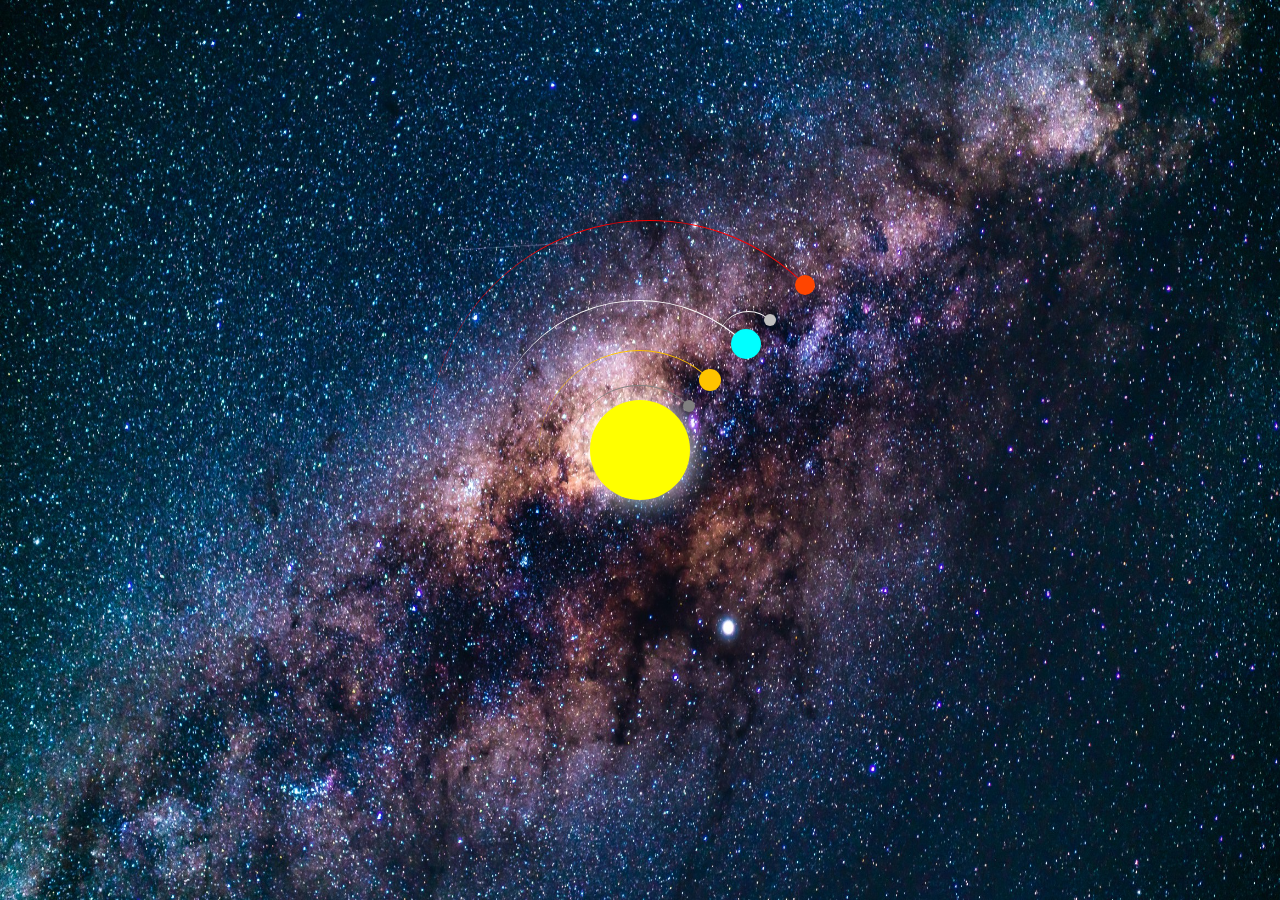
<file: index.html>
<!DOCTYPE html>
<html>
    <head>
        <style>
            body {
                margin:0;
                height:100vh;
                display: flex;
                justify-content: center;
                align-items: center;
                background-image: url('space.jpg');
                background-repeat: no-repeat;
                background-size: cover;
                background-attachment: fixed;
                background-size: 100% 100%;
                overflow: hidden;
            }
            .container {
                font-size: 10px;
                height: 40em;
                width: 40em;
                position: relative;
            }
            .sun {
                position: absolute;
                top: 15em;
                left: 15em;
                width: 10em;
                height: 10em;
                background-color: yellow;
                border-radius: 50%;
                box-shadow: 0 0 3em white;
            }
            .earth, .moon {
                position: absolute;
                border-style: solid;
                border-color: white transparent transparent transparent;
                border-width: 0.1em 0.1em 0 0;
                border-radius: 50%;
            }    
            @keyframes orbit {
                to {
                    transform: rotate(360deg);
                }
            }
            .earth {
                top: 5em;
                right: 5em;
                width: 30em;
                height: 30em;
                animation: orbit 12s linear infinite;
            }
            .moon {
                top: 1em;
                right: 1em;
                width: 6em;
                height: 6em;
                animation: orbit 1.2s linear infinite;
            }
            .mars {
                position: absolute;
                top: -3em;
                right: -3em;
                width: 44em;
                height: 44em;
                border-style: solid;
                border-color: red transparent transparent transparent;
                border-width: 0.1em 0.1em 0 0;
                border-radius: 50%;
                animation: orbit 15s linear infinite;
            }
            .venus {
                position: absolute;
                top: 10em;
                right: 10em;
                width: 20em;
                height: 20em;
                border-style: solid;
                border-color: rgb(255, 196, 0) transparent transparent transparent;
                border-width: 0.1em 0.1em 0 0;
                border-radius: 50%;
                animation: orbit 7s linear infinite; 
            }
            .mercury {
                position: absolute;
                top: 13.5em;
                right: 13em;
                width: 14em;
                height: 14em;
                border-style: solid;
                border-color: gray transparent transparent transparent;
                border-width: 0.1em 0.1em 0 0;
                border-radius: 50%;
                animation: orbit 4s linear infinite;
            }
            .mercury::before {
                content: '';
                position: absolute;
                top: 1.4em;
                right: 1.4em;
                width: 1.2em;
                height: 1.2em;
                background-color: gray;
                border-radius: 50%;
            }

            .venus::before {
                content:'';
                position: absolute;
                top: 1.8em;
                right: 1.8em;
                width: 2.2em;
                height: 2.2em;
                background-color: rgb(255, 196, 0);
                border-radius: 50%;
            }

            .mars::before {
                content: '';
                position: absolute;
                top: 5.4em;
                right: 5.4em;
                width: 2em;
                height: 2em;
                background-color: orangered;
                border-radius: 50%;
            }

            .earth::before,
            .moon::before {
                content:'';
                position: absolute;
                border-radius: 50%;
            }
            .earth::before {
                top: 2.8em;
                right: 2.8em;
                width: 3em;
                height: 3em;
                background-color: aqua; 
            }
            .moon::before {
                top: 0.2em;
                right: 0.2em;
                width: 1.2em;
                height: 1.2em;
                background-color: silver;
            }
            .fade-out {
            opacity: 0;
            transition: opacity 1s ease;
            }
        </style>
    </head>
    <body>

        <div class="container">
            <div class="sun"></div>
                <div class="earth">
                    <div class="moon"></div>
                </div>
                <div class="mars"></div>
                <div class="venus"></div>
                <div class="mercury"></div>
        </div>
    
        <script>
            setTimeout(() => {
                const container = document.querySelector('.container');
                container.classList.add('fade-out');
                setTimeout(()=> {
                    window.location.href='Web.html';
                },1000);
            }, 8000);
        </script>
    </body>
</html>
</file>
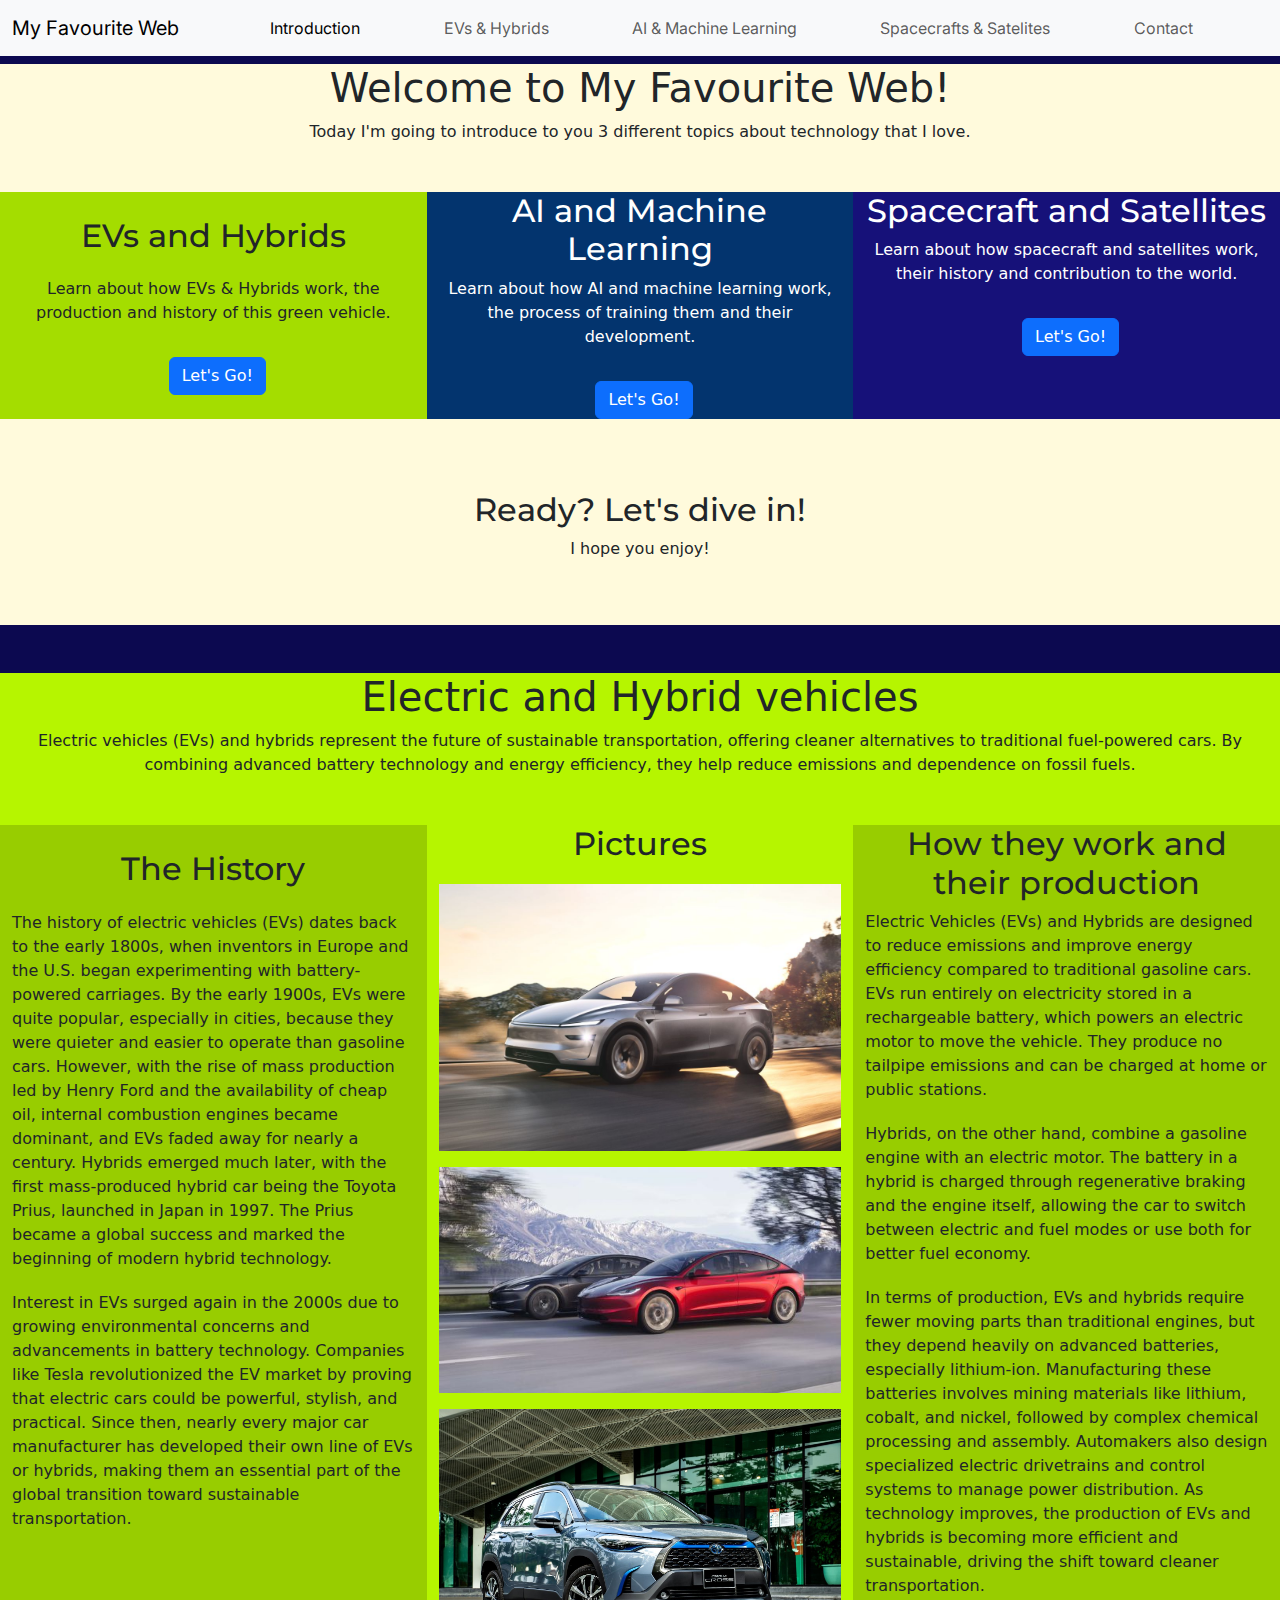
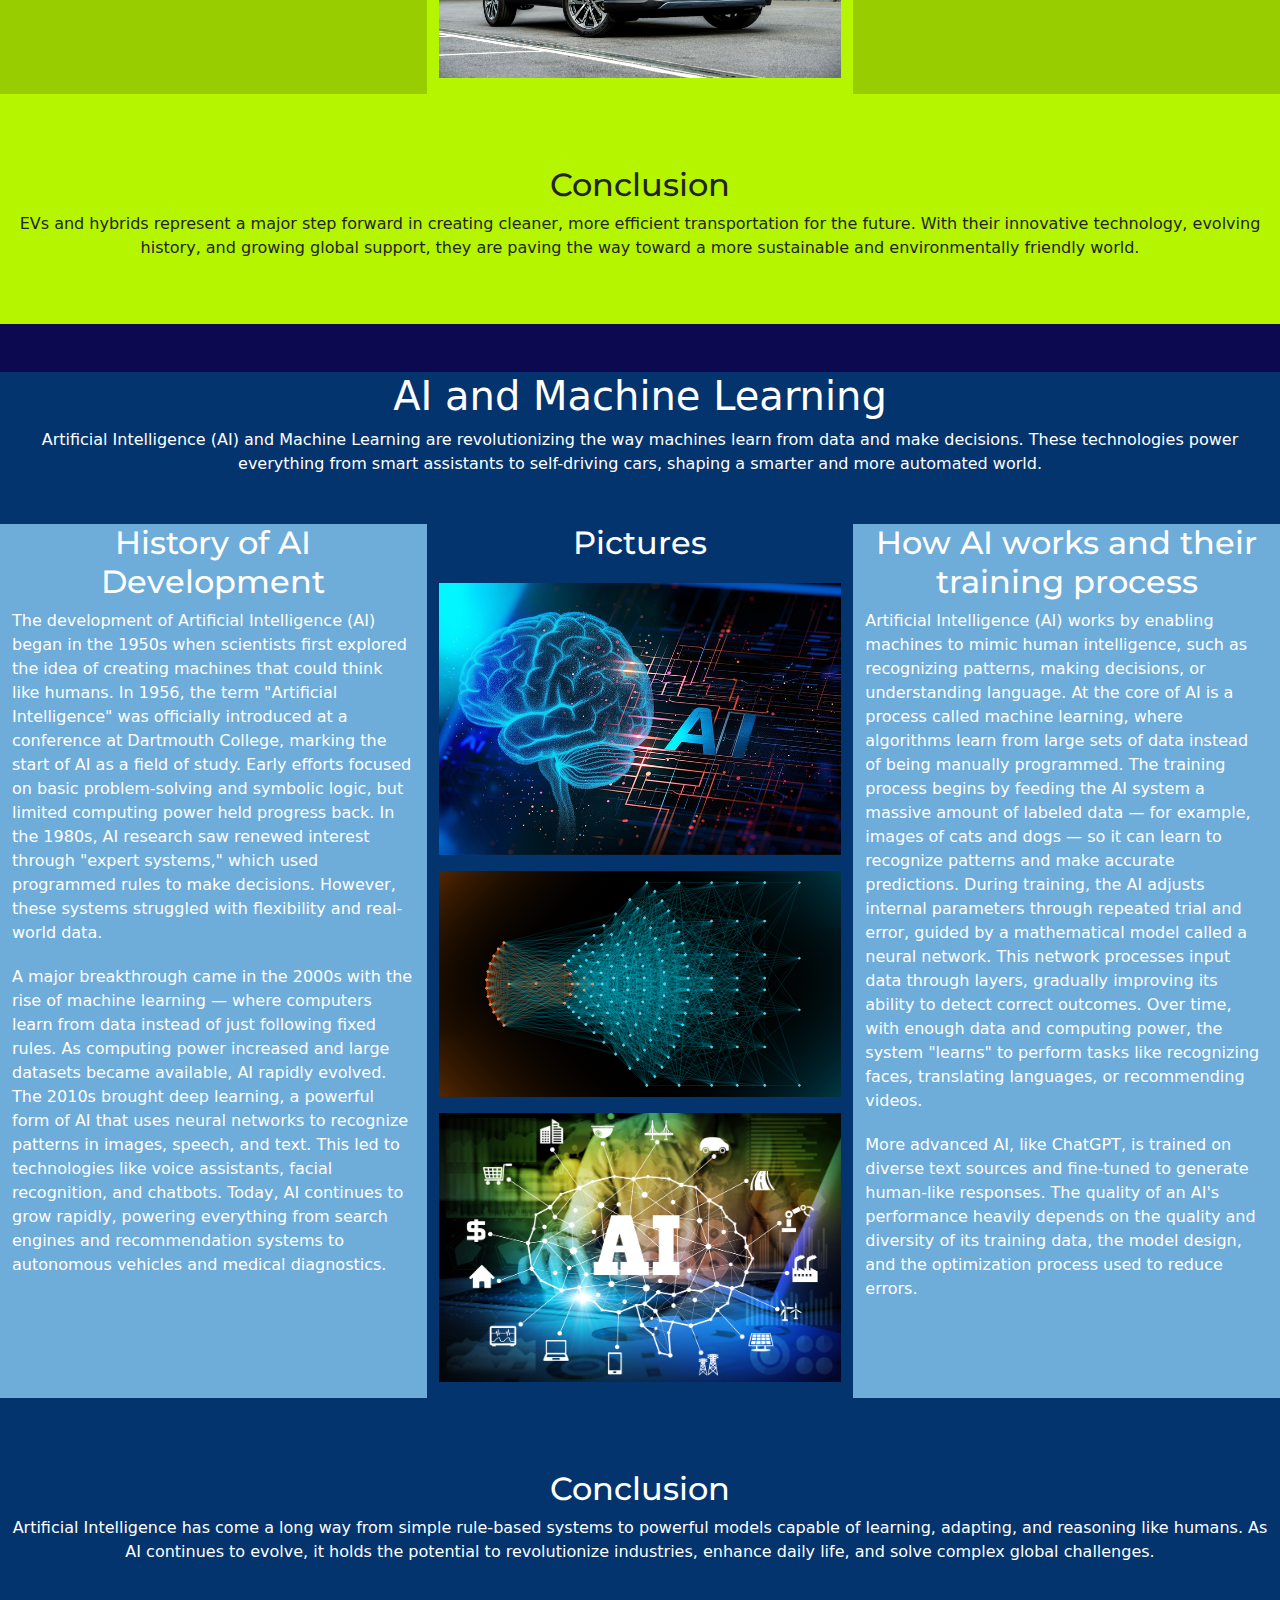
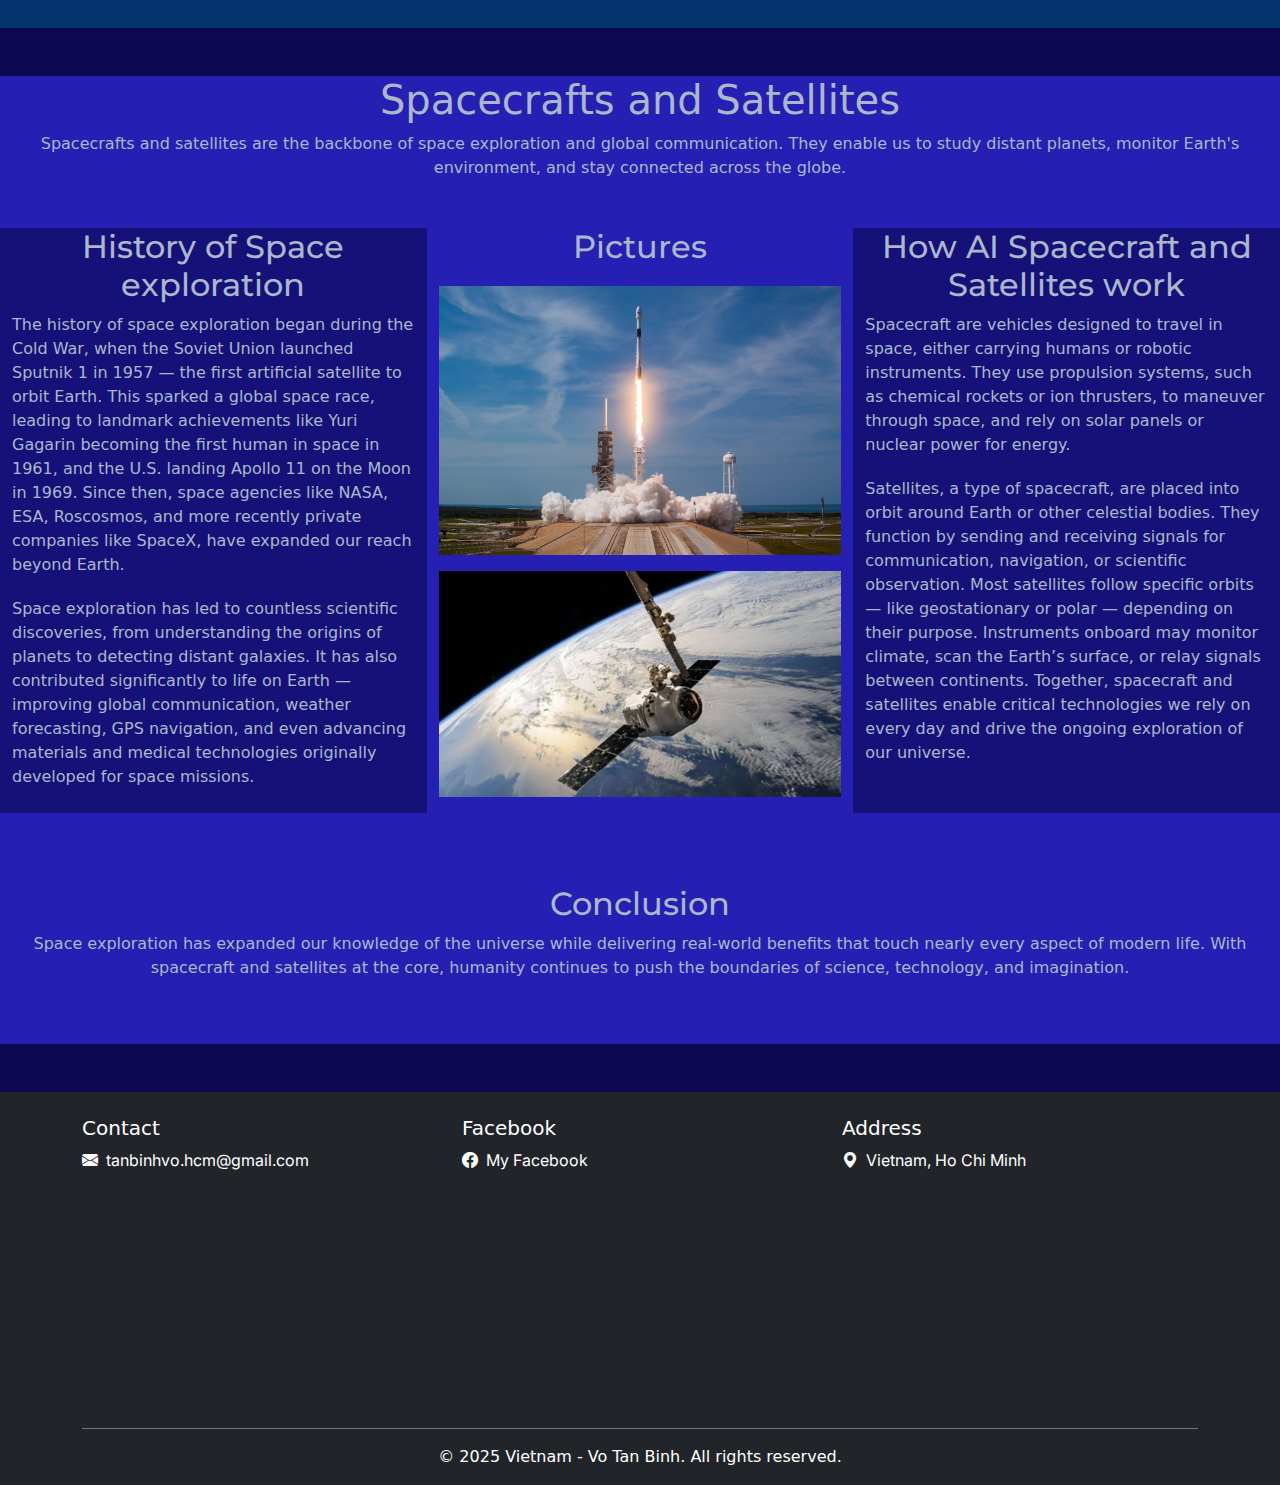
<file: Web.html>
<!DOCTYPE html>
<html>
<head>
    <meta charset="UTF-8">
    <meta name="viewport" content="width=device-width, initial-scale=1.0">
    <link href="https://cdn.jsdelivr.net/npm/bootstrap@5.3.3/dist/css/bootstrap.min.css" rel="stylesheet">
    <meta name="description" content="A showcase of my favourite topics in technology including EVs, AI, and Spacecrafts.">
    <meta name="author" content="Vo Tan Binh">
    <title>My Favourite Web</title>
    <link rel="stylesheet" href="style.css"> 
    <link href="https://fonts.googleapis.com/css2?family=Inter:ital,opsz,wght@0,14..32,100..900;1,14..32,100..900&family=Montserrat:ital,wght@0,100..900;1,100..900&display=swap" rel="stylesheet">
    <link rel="stylesheet" href="https://cdn.jsdelivr.net/npm/bootstrap-icons@1.10.5/font/bootstrap-icons.css">
</head>
<body data-bs-spy="scroll" data-bs-target="#navbarNav" data-bs-offset="70" tabindex="0">
    <nav class="navbar navbar-expand-lg navbar-light bg-light" style="position: sticky; top: 0; z-index: 1000;">
        <div class="container-fluid">
            <a class="navbar-brand" href="#Home">My Favourite Web</a>
            <button class="navbar-toggler" type="button" data-bs-toggle="collapse" data-bs-target="#navbarNav" aria-controls="navbarNav" aria-expanded="false" aria-label="Toggle navigation">
                <span class="navbar-toggler-icon"></span>
            </button>
            <div class="collapse navbar-collapse justify-content-between" id="navbarNav">
                <ul class="navbar-nav w-100 d-flex justify-content-evenly">
                    <li class="nav-item">
                        <a class="nav-link" href="#Home">Introduction</a>
                    </li>
                    <li class="nav-item">
                        <a class="nav-link" href="#EVs">EVs & Hybrids</a>
                    </li>
                    <li class="nav-item">
                        <a class="nav-link" href="#AI">AI & Machine Learning</a>
                    </li>
                    <li class="nav-item">
                        <a class="nav-link" href="#Space">Spacecrafts & Satelites</a>
                    </li>
                    <li class="nav-item">
                        <a class="nav-link" href="#footer">Contact</a>
                    </li>
                </ul>
            </div>
        </div>
    </nav>
    <!--Home-->
    <div class="container-fluid my-2 Home" id="Home">
        <div class="text-center mb-5">
            <h1>Welcome to My Favourite Web!</h1>
            <p>Today I'm going to introduce to you 3 different topics about technology that I love.</p>
        </div>

        <div class="row" style="text-align: center;">
            <div class="col-sm-12 col-md-6 col-lg-4 mb-4" style="background-color:#A4DD00;">
                <h2 style="margin-bottom: 22px; margin-top: 25px">EVs and Hybrids</h2>
                <p>Learn about how EVs & Hybrids work, the production and history of this green vehicle.</p>
                <a class="btn btn-primary mt-3 ms-2" href="#EVs">Let's Go!</a>
            </div>
            <div class="col-sm-12 col-md-6 col-lg-4 mb-4" style="background-color:#03346E; color: white;">
                <h2>AI and Machine Learning</h2>
                <p>Learn about how AI and machine learning work, the process of training them and their development.</p>
                <a class="btn btn-primary mt-3 ms-2" href="#AI">Let's Go!</a>
            </div>
            <div class="col-sm-12 col-md-6 col-lg-4 mb-4" style="background-color:#161179; color: white;">
                <h2>Spacecraft and Satellites</h2>
                <p>Learn about how spacecraft and satellites work, their history and contribution to the world.</p>
                <a class="btn btn-primary mt-3 ms-2" href="#Space">Let's Go!</a>
            </div>
        </div>

        <div class="row my-5" style="text-align: center;">
            <div class="col-md-12 mb-5">
                <h2>Ready? Let's dive in!</h2>
                <p>I hope you enjoy!</p>
            </div>
        </div>
    </div>

    <!-- Electric cars EV & Hybrid-->
    <div class="container-fluid my-2 EVs" id="EVs">
        <div class="text-center mb-5">
            <h1>Electric and Hybrid vehicles</h1>
            <p>Electric vehicles (EVs) and hybrids represent the future of sustainable transportation, offering cleaner alternatives to traditional fuel-powered cars. By combining advanced battery technology and energy efficiency, they help reduce emissions and dependence on fossil fuels.</p>
        </div>

        <div class="row" style="text-align: center;">
            <div class="col-sm-12 col-md-6 col-lg-4 mb-4" style="background-color:#98CD00;">
                <h2 style="margin-bottom: 22px; margin-top: 25px">The History</h2>
                <p style="margin-bottom: 20px; text-align: left;">The history of electric vehicles (EVs) dates back to the early 1800s, when inventors in Europe and the U.S. began experimenting with battery-powered carriages. By the early 1900s, EVs were quite popular, especially in cities, because they were quieter and easier to operate than gasoline cars. However, with the rise of mass production led by Henry Ford and the availability of cheap oil, internal combustion engines became dominant, and EVs faded away for nearly a century. Hybrids emerged much later, with the first mass-produced hybrid car being the Toyota Prius, launched in Japan in 1997. The Prius became a global success and marked the beginning of modern hybrid technology.</p>
                <p style="margin-bottom: 20px; text-align: left;">Interest in EVs surged again in the 2000s due to growing environmental concerns and advancements in battery technology. Companies like Tesla revolutionized the EV market by proving that electric cars could be powerful, stylish, and practical. Since then, nearly every major car manufacturer has developed their own line of EVs or hybrids, making them an essential part of the global transition toward sustainable transportation.</p>
            </div>
            <div class="col-sm-12 col-md-6 col-lg-4 mb-4" style="background-color:#B6F500;">
                <h2 style="margin-bottom: 20px;">Pictures</h2>
                <img id="ModelY" src="ModelY.jpg" alt="Tesla Model Y" class="img-fluid mb-3" style="max-width: 100%; height: auto; cursor: pointer;">
                <img id="Model3" src="Model3.jpg" alt="Tesla Model 3" class="img-fluid mb-3" style="max-width: 100%; height: auto; cursor: pointer;">
                <img id="Hybrid" src="Hybrid.jpg" alt="Hybrid Car" class="img-fluid mb-3" style="max-width: 100%; height: auto; cursor: pointer;">
            </div>
            <div class="col-sm-12 col-md-6 col-lg-4 mb-4" style="background-color:#98CD00;">
                <h2>How they work and their production</h2>
                <p style="margin-bottom: 20px; text-align: left;">Electric Vehicles (EVs) and Hybrids are designed to reduce emissions and improve energy efficiency compared to traditional gasoline cars. EVs run entirely on electricity stored in a rechargeable battery, which powers an electric motor to move the vehicle. They produce no tailpipe emissions and can be charged at home or public stations.</p>
                <p style="margin-bottom: 20px; text-align: left;">Hybrids, on the other hand, combine a gasoline engine with an electric motor. The battery in a hybrid is charged through regenerative braking and the engine itself, allowing the car to switch between electric and fuel modes or use both for better fuel economy.</p>
                <p style="margin-bottom: 20px; text-align: left;">In terms of production, EVs and hybrids require fewer moving parts than traditional engines, but they depend heavily on advanced batteries, especially lithium-ion. Manufacturing these batteries involves mining materials like lithium, cobalt, and nickel, followed by complex chemical processing and assembly. Automakers also design specialized electric drivetrains and control systems to manage power distribution. As technology improves, the production of EVs and hybrids is becoming more efficient and sustainable, driving the shift toward cleaner transportation.</p>
            </div>
        </div>

        <div class="row my-5" style="text-align: center;">
            <div class="col-md-12 mb-5">
                <h2>Conclusion</h2>
                <p>EVs and hybrids represent a major step forward in creating cleaner, more efficient transportation for the future. With their innovative technology, evolving history, and growing global support, they are paving the way toward a more sustainable and environmentally friendly world.</p>
            </div>
        </div>
    </div>
    <!-- AI and Machine Learning -->
    <div class="container-fluid my-2 AI" id="AI">
        <div class="text-center mb-5">
            <h1>AI and Machine Learning</h1>
            <p>Artificial Intelligence (AI) and Machine Learning are revolutionizing the way machines learn from data and make decisions. These technologies power everything from smart assistants to self-driving cars, shaping a smarter and more automated world.</p>
        </div>

        <div class="row" style="text-align: center;">
            <div class="col-sm-12 col-md-6 col-lg-4 mb-4" style="background-color:#6EACDA;">
                <h2>History of AI Development</h2>
                <p style="margin-bottom: 20px; text-align: left;">The development of Artificial Intelligence (AI) began in the 1950s when scientists first explored the idea of creating machines that could think like humans. In 1956, the term "Artificial Intelligence" was officially introduced at a conference at Dartmouth College, marking the start of AI as a field of study. Early efforts focused on basic problem-solving and symbolic logic, but limited computing power held progress back. In the 1980s, AI research saw renewed interest through "expert systems," which used programmed rules to make decisions. However, these systems struggled with flexibility and real-world data.</p>
                <p style="margin-bottom: 20px; text-align: left;">A major breakthrough came in the 2000s with the rise of machine learning — where computers learn from data instead of just following fixed rules. As computing power increased and large datasets became available, AI rapidly evolved. The 2010s brought deep learning, a powerful form of AI that uses neural networks to recognize patterns in images, speech, and text. This led to technologies like voice assistants, facial recognition, and chatbots. Today, AI continues to grow rapidly, powering everything from search engines and recommendation systems to autonomous vehicles and medical diagnostics.</p>
            </div>
            <div class="col-sm-12 col-md-6 col-lg-4 mb-4" style="background-color:#03346E;">
                <h2 style="margin-bottom: 20px;">Pictures</h2>
                <img id="OpenAI" src="AI1.jpg" alt="AI1" class="img-fluid mb-3" style="max-width: 100%; height: auto; cursor: pointer;">
                <img id="NeuralNetwork" src="NeuralNetwork.svg" alt="Neural Network" class="img-fluid mb-3" style="max-width: 100%; height: auto; cursor: pointer;">
                <img id="WhatcanAIDO" src="AI2.jpg" alt="AI2" class="img-fluid mb-3" style="max-width: 100%; height: auto; cursor: pointer;">
            </div>
            <div class="col-sm-12 col-md-6 col-lg-4 mb-4" style="background-color:#6EACDA;">
                <h2>How AI works and their training process</h2>
                <p style="margin-bottom: 20px; text-align: left;">Artificial Intelligence (AI) works by enabling machines to mimic human intelligence, such as recognizing patterns, making decisions, or understanding language. At the core of AI is a process called machine learning, where algorithms learn from large sets of data instead of being manually programmed. The training process begins by feeding the AI system a massive amount of labeled data — for example, images of cats and dogs — so it can learn to recognize patterns and make accurate predictions. During training, the AI adjusts internal parameters through repeated trial and error, guided by a mathematical model called a neural network. This network processes input data through layers, gradually improving its ability to detect correct outcomes. Over time, with enough data and computing power, the system "learns" to perform tasks like recognizing faces, translating languages, or recommending videos.</p>
                <p style="margin-bottom: 20px; text-align: left;">More advanced AI, like ChatGPT, is trained on diverse text sources and fine-tuned to generate human-like responses. The quality of an AI's performance heavily depends on the quality and diversity of its training data, the model design, and the optimization process used to reduce errors.</p>
            </div>
        </div>

        <div class="row my-5" style="text-align: center;">
            <div class="col-md-12 mb-5">
                <h2>Conclusion</h2>
                <p>Artificial Intelligence has come a long way from simple rule-based systems to powerful models capable of learning, adapting, and reasoning like humans. As AI continues to evolve, it holds the potential to revolutionize industries, enhance daily life, and solve complex global challenges.</p>
            </div>
        </div>
    </div>
    <!-- Spacecrafts and Satellites-->
    <div class="container-fluid my-2 Space" id="Space">
        <div class="text-center mb-5">
            <h1>Spacecrafts and Satellites</h1>
            <p>Spacecrafts and satellites are the backbone of space exploration and global communication. They enable us to study distant planets, monitor Earth's environment, and stay connected across the globe.</p>
        </div>

        <div class="row" style="text-align: center;">
            <div class="col-sm-12 col-md-6 col-lg-4 mb-4" style="background-color:#161179;">
                <h2>History of Space exploration</h2>
                <p style="margin-bottom: 20px; text-align: left;">The history of space exploration began during the Cold War, when the Soviet Union launched Sputnik 1 in 1957 — the first artificial satellite to orbit Earth. This sparked a global space race, leading to landmark achievements like Yuri Gagarin becoming the first human in space in 1961, and the U.S. landing Apollo 11 on the Moon in 1969. Since then, space agencies like NASA, ESA, Roscosmos, and more recently private companies like SpaceX, have expanded our reach beyond Earth.</p>
                <p style="margin-bottom: 20px; text-align: left;">Space exploration has led to countless scientific discoveries, from understanding the origins of planets to detecting distant galaxies. It has also contributed significantly to life on Earth — improving global communication, weather forecasting, GPS navigation, and even advancing materials and medical technologies originally developed for space missions.</p>
            </div>
            <div class="col-sm-12 col-md-6 col-lg-4 mb-4" style="background-color:#261FB3;">
                <h2 style="margin-bottom: 20px;">Pictures</h2>
                <img id="Falcon9" src="Falcon9.jpg" alt="Falcon 9" class="img-fluid mb-3" style="max-width: 100%; height: auto; cursor: pointer;">
                <img id="Starlink" src="Starlink.jpg" alt="Satellites" class="img-fluid mb-3" style="max-width: 100%; height: auto; cursor: pointer;">
            </div>
            <div class="col-sm-12 col-md-6 col-lg-4 mb-4" style="background-color:#161179;">
                <h2>How AI Spacecraft and Satellites work</h2>
                <p style="margin-bottom: 20px; text-align: left;">Spacecraft are vehicles designed to travel in space, either carrying humans or robotic instruments. They use propulsion systems, such as chemical rockets or ion thrusters, to maneuver through space, and rely on solar panels or nuclear power for energy.</p>
                <p style="margin-bottom: 20px; text-align: left;">Satellites, a type of spacecraft, are placed into orbit around Earth or other celestial bodies. They function by sending and receiving signals for communication, navigation, or scientific observation. Most satellites follow specific orbits — like geostationary or polar — depending on their purpose. Instruments onboard may monitor climate, scan the Earth’s surface, or relay signals between continents. Together, spacecraft and satellites enable critical technologies we rely on every day and drive the ongoing exploration of our universe.</p>
            </div>
        </div>

        <div class="row my-5" style="text-align: center;">
            <div class="col-md-12 mb-5">
                <h2>Conclusion</h2>
                <p>Space exploration has expanded our knowledge of the universe while delivering real-world benefits that touch nearly every aspect of modern life. With spacecraft and satellites at the core, humanity continues to push the boundaries of science, technology, and imagination.</p>
            </div>
        </div>
    </div>
    <!-- Footer -->
    <footer class="bg-dark text-white pt-4 mt-5" id="footer">
        <div class="container">
            <div class="row text-center text-lg-start">
                <div class="col-md-4 mb-4">
                    <h5>Contact</h5>
                    <a href="mailto:tanbinhvo.hcm@gmail.com" class="text-white text-decoration-none">
                        <i class="bi bi-envelope-fill me-2"></i>tanbinhvo.hcm@gmail.com
                    </a>
                </div>
                <div class="col-md-4 mb-4">
                    <h5>Facebook</h5>
                    <a href="https://www.facebook.com/profile.php?id=100094717359908" class="text-white text-decoration-none" target="_blank">
                        <i class="bi bi-facebook me-2"></i>My Facebook
                    </a>
                </div>
                <div class="col-md-4 mb-4">
                    <h5>Address</h5>
                    <a href="https://maps.app.goo.gl/2TrJBdemj1NmSCuy7" class="text-white text-decoration-none" target="_blank">
                        <i class="bi bi-geo-alt-fill me-2"></i>Vietnam, Ho Chi Minh
                    </a>
                    <div class="mt-2">
                        <iframe
                        src="https://www.google.com/maps/embed?pb=!1m18!1m12!1m3!1d15743806.563528331!2d95.21023329843563!3d15.554056447665394!2m3!1f0!2f0!3f0!3m2!1i1024!2i768!4f13.1!3m3!1m2!1s0x31157a4d736a1e5f%3A0xb03bb0c9e2fe62be!2zVmnhu4d0IE5hbQ!5e0!3m2!1svi!2s!4v1749908842448!5m2!1svi!2s"
                        width="100%" height="200" style="border:0;" allowfullscreen="" loading="lazy"
                        referrerpolicy="no-referrer-when-downgrade"></iframe>
                    </div>
                </div>
            </div>

            <!-- Copyright -->
            <div class="text-center py-3 border-top border-secondary mt-3">
                © 2025 Vietnam - Vo Tan Binh. All rights reserved.
            </div>
        </div>
    </footer>
    <script>
        document.getElementById("ModelY").addEventListener("click", function() {
            window.open("https://www.tesla.com/modely", "_blank");
        });
        document.getElementById("Model3").addEventListener("click", function() {
            window.open("https://www.tesla.com/model3", "_blank");
        });
        document.getElementById("Hybrid").addEventListener("click", function() {
            window.open("https://www.toyota.com.vn/corolla-cross-1-8hev", "_blank");
        });
        document.getElementById("OpenAI").addEventListener("click", function() {
            window.open("https://openai.com/", "_blank");
        });
        document.getElementById("NeuralNetwork").addEventListener("click", function() {
            window.open("https://en.wikipedia.org/wiki/Artificial_neural_network", "_blank");
        });
        document.getElementById("WhatcanAIDO").addEventListener("click", function() {
            window.open("https://www.bbc.com/news/technology-65855333", "_blank");
        });
        document.getElementById("Falcon9").addEventListener("click", function() {
            window.open("https://www.spacex.com/vehicles/falcon-9/", "_blank");
        });
        document.getElementById("Starlink").addEventListener("click", function() {
            window.open("https://www.starlink.com/", "_blank");
        });
    </script>
    <script src="https://cdn.jsdelivr.net/npm/bootstrap@5.3.3/dist/js/bootstrap.bundle.min.js"></script>
</body>
</html>
</file>
<file: style.css>
html {
    scroll-behavior: smooth;
    scroll-padding-top: 65px;
}
.h1, h2, h3 {
    font-family: 'Montserrat', sans-serif;
    word-wrap: break-word;
    overflow-wrap: break-word;
}
.p, li, a {
    font-family: 'Inter', sans-serif;
    font-weight: 400;
    word-wrap: break-word;
    overflow-wrap: break-word;
}
body {
    background-color: #0C0950;
    transition: background-color 0.5s, color 0.5s;
}
.Home {
    background-color: #FFFADC;
}
.EVs {
    background-color: #B6F500;
}
.AI {
    background-color: #03346E;
    color: white
}
.Space {
    background-color: #261FB3;
    color: rgb(170, 184, 202);
}
.footer {
    background-color: #0C0950;
    color: white;
    padding: 20px;
    text-align: center;
    font-family: 'Inter', sans-serif;
}
.My-footer {
    background-color: #0C0950;
}
</file>
